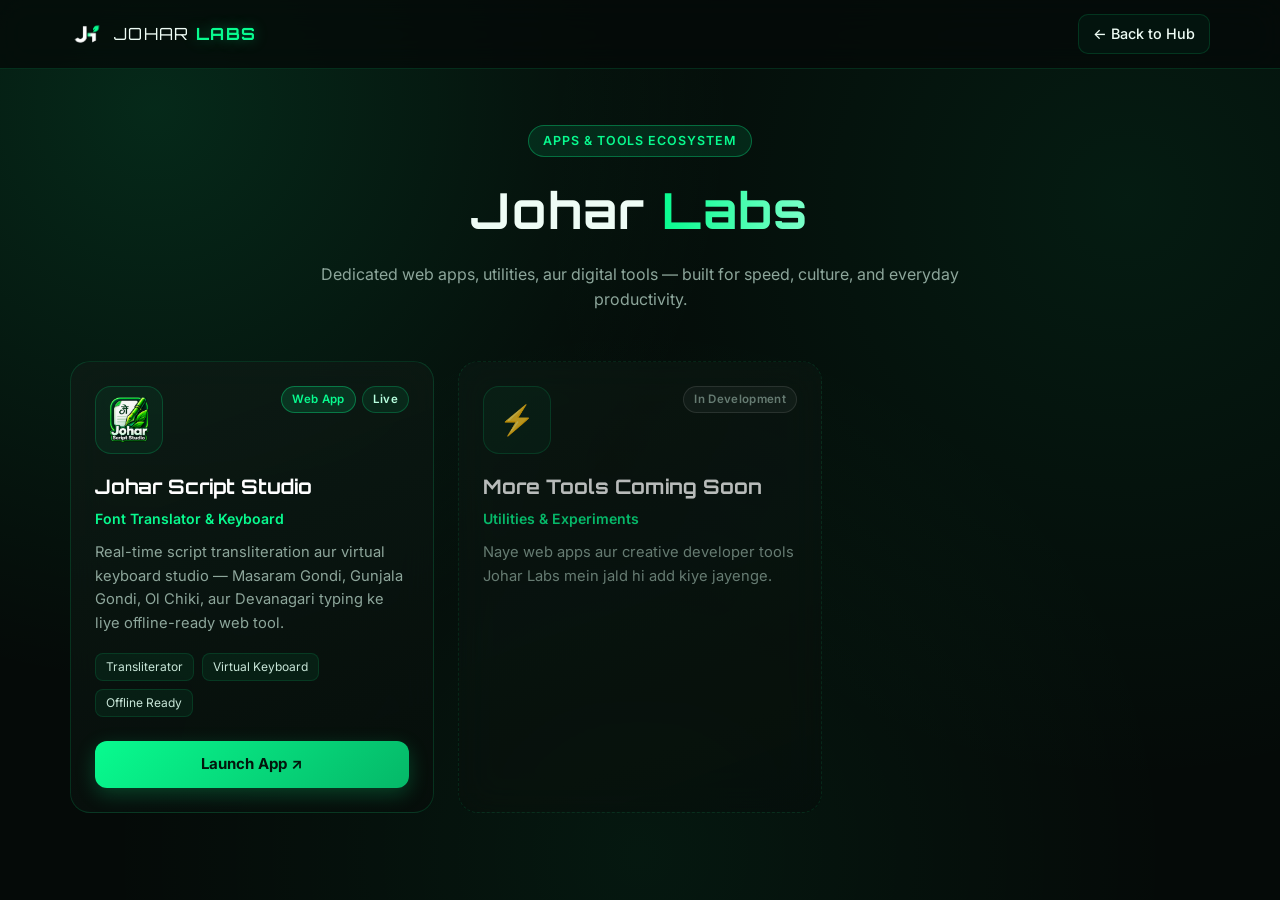
<file: labs.html>
<!DOCTYPE html>
<html lang="en">
<head>
  <meta charset="UTF-8" />
  <meta name="viewport" content="width=device-width, initial-scale=1.0" />
  <title>Johar Labs — Apps &amp; Tools | Johar Hub</title>
  <link rel="icon" type="image/png" href="assets/icons/favicon.png" />

  <!-- Fonts -->
  <link rel="preconnect" href="https://fonts.googleapis.com" />
  <link rel="preconnect" href="https://fonts.gstatic.com" crossorigin />
  <link href="https://fonts.googleapis.com/css2?family=Inter:wght@400;500;600;700&family=Orbitron:wght@600;700;800&display=swap" rel="stylesheet" />

  <!-- Existing Global Styles + Labs Specific Styles -->
  <link rel="stylesheet" href="css/style.css" />
  <link rel="stylesheet" href="css/labs.css" />
</head>
<body class="labs-body">

  <!-- Top Navigation (Apne index.html ke header/hamburger se replace kar sakte hain) -->
  <header class="labs-header">
    <div class="labs-header-inner">
      <a href="index.html" class="labs-brand">
        <img src="assets/logos/JH-Logo-V2-White.png" alt="Johar Hub Logo" class="labs-brand-logo" />
        <span>JOHAR <strong>LABS</strong></span>
      </a>
      <a href="index.html" class="labs-back-btn">← Back to Hub</a>
    </div>
  </header>

  <main class="labs-main">
    <!-- Hero Section -->
    <section class="labs-hero">
      <span class="labs-pill">Apps &amp; Tools Ecosystem</span>
      <h1 class="labs-title">Johar <span>Labs</span></h1>
      <p class="labs-subtitle">
        Dedicated web apps, utilities, aur digital tools — built for speed, culture, and everyday productivity.
      </p>
    </section>

    <!-- Apps & Tools Grid -->
    <section class="labs-grid" aria-label="Johar Labs Applications">

      <!-- App Card: Johar Script Studio -->
      <article class="app-card">
        <div class="app-card-top">
          <div class="app-logo-wrap">
            <img
              src="assets/logos/JSS-Logo.png"
              alt="Johar Script Studio Logo"
              class="app-logo"
              loading="lazy"
            />
          </div>

          <div class="app-badges">
            <span class="badge badge-platform">Web App</span>
            <span class="badge badge-status">Live</span>
          </div>
        </div>

        <div class="app-info">
          <h2 class="app-name">Johar Script Studio</h2>
          <p class="app-type">Font Translator &amp; Keyboard</p>
          <p class="app-desc">
            Real-time script transliteration aur virtual keyboard studio — Masaram Gondi, Gunjala Gondi, Ol Chiki, aur Devanagari typing ke liye offline-ready web tool.
          </p>
        </div>

        <div class="app-tags">
          <span>Transliterator</span>
          <span>Virtual Keyboard</span>
          <span>Offline Ready</span>
        </div>

        <div class="app-actions">
          <!-- Yahan apna live Johar Script Studio URL daalein -->
          <a
            href="https://your-jss-url.com"
            target="_blank"
            rel="noopener noreferrer"
            class="btn-launch"
          >
            Launch App ↗
          </a>
        </div>
      </article>

      <!-- Future App Placeholder -->
      <article class="app-card app-card-soon">
        <div class="app-card-top">
          <div class="app-logo-wrap soon-icon">⚡</div>
          <div class="app-badges">
            <span class="badge badge-soon">In Development</span>
          </div>
        </div>
        <div class="app-info">
          <h2 class="app-name">More Tools Coming Soon</h2>
          <p class="app-type">Utilities &amp; Experiments</p>
          <p class="app-desc">
            Naye web apps aur creative developer tools Johar Labs mein jald hi add kiye jayenge.
          </p>
        </div>
      </article>

    </section>
  </main>

  <!-- Existing UI/Scripts agar global header/menu js/ui.js se load hota ho -->
  <script src="js/ui.js"></script>
</body>
</html>
</file>
<file: css/style.css>
/* =========================================
   VARIABLES & BASE
========================================= */
:root {
    --green: #08fb8f;
    --green-deep: #05b868;
    --black: #030505;
    --dark: #080b0b;
    --glass: rgba(255, 255, 255, 0.02);
    --glass-border: rgba(255, 255, 255, 0.08);
    --green-border: rgba(8, 251, 143, 0.45);
    --text: #f3f5f4;
    --muted: #8f9694;
    --font-main: 'Inter', sans-serif;
    --font-mono: 'Space Mono', monospace;
}

* {
    margin: 0;
    padding: 0;
    box-sizing: border-box;
}

html {
    scroll-behavior: smooth;
    scroll-padding-top: 84px;
}

body {
    background: var(--black);
    color: var(--text);
    font-family: var(--font-main);
    overflow-x: hidden;
    line-height: 1.5;
}

a {
    text-decoration: none;
    color: inherit;
}

.bg-glow {
    position: fixed;
    pointer-events: none;
    z-index: -1;
    filter: blur(150px);
    opacity: 0.25;
    border-radius: 50%;
}
.glow-top { width: 400px; height: 400px; background: var(--green); top: -100px; left: -100px; }
.glow-bottom { width: 400px; height: 400px; background: var(--green); right: -100px; bottom: -100px; }

.btn {
    display: inline-flex;
    align-items: center;
    justify-content: center;
    gap: 8px;
    padding: 12px 24px;
    border-radius: 30px;
    font-size: 0.9rem;
    font-weight: 600;
    cursor: pointer;
    transition: 0.3s ease;
}

.btn-primary {
    background: var(--green);
    color: var(--black);
    border: 1px solid var(--green);
}
.btn-primary:hover {
    box-shadow: 0 0 18px rgba(8, 251, 143, 0.4);
    transform: translateY(-1px);
}

.btn-outline {
    background: transparent;
    color: var(--text);
    border: 1px solid var(--glass-border);
}
.btn-outline:hover {
    border-color: var(--green);
    color: var(--green);
}

/* =========================================
   HEADER (Fixed & Blurred)
========================================= */
.header {
    display: flex;
    justify-content: space-between;
    align-items: center;
    padding: 15px 40px;
    position: fixed;
    top: 0;
    left: 0;
    width: 100%;
    height: 70px;
    z-index: 1000;
    background: rgba(3, 5, 5, 0.85);
    backdrop-filter: blur(15px);
    -webkit-backdrop-filter: blur(15px);
    border-bottom: 1px solid rgba(255, 255, 255, 0.05);
}

.header-brand {
    display: flex;
    align-items: center;
    gap: 12px;
}
.mini-logo {
    width: 40px;
    height: 40px;
    border: none;
    border-radius: 8px;
    display: flex;
    align-items: center;
    justify-content: center;
    object-fit: contain;
}
.header-brand span { font-size: 1.2rem; letter-spacing: 1px; }
.header-brand b { color: var(--green); }

.header-nav {
    display: flex;
    align-items: center;
    gap: 26px;
}
.header-nav a {
    font-size: 0.9rem;
    color: var(--muted);
    transition: 0.3s;
}
.header-nav a.active,
.header-nav a:hover {
    color: var(--green);
}
.header-nav a.active::after {
    content: '';
    display: block;
    width: 4px;
    height: 4px;
    background: var(--green);
    border-radius: 50%;
    margin: 4px auto 0;
}

.header-actions {
    display: flex;
    align-items: center;
    gap: 20px;
}
.icon-btn {
    font-size: 1.2rem;
    cursor: pointer;
    transition: 0.3s;
}
.icon-btn:hover { color: var(--green); }

.cart-wrapper { position: relative; }
.cart-badge {
    position: absolute;
    top: -8px;
    right: -8px;
    background: var(--green);
    color: var(--black);
    font-size: 0.6rem;
    font-weight: bold;
    width: 16px;
    height: 16px;
    display: flex;
    align-items: center;
    justify-content: center;
    border-radius: 50%;
}

.mobile-menu-btn {
    display: none;
    font-size: 1.75rem;
    cursor: pointer;
    color: #ffffff;
    transition: 0.3s ease;
}

.script-studio-bubble {
    background: rgba(8, 251, 143, 0.1) !important;
    color: var(--green) !important;
    border: 1px solid rgba(8, 251, 143, 0.3);
    padding: 6px 14px !important;
    border-radius: 50px;
    font-size: 0.8rem !important;
    font-weight: 600;
    display: inline-flex;
    align-items: center;
    gap: 6px;
    transition: 0.3s ease;
    margin-left: 5px;
}
.script-studio-bubble:hover {
    background: rgba(8, 251, 143, 0.2) !important;
    border-color: var(--green);
    transform: translateY(-2px);
    box-shadow: 0 4px 12px rgba(8, 251, 143, 0.15);
}

/* =========================================
   HERO SECTION (Natural Fluid Flow)
========================================= */
.hero-section {
    position: relative;
    width: 100%;
    aspect-ratio: 16 / 9;
    margin-top: 70px;
    display: flex;
    align-items: center;
    justify-content: center;
    overflow: hidden;
    background: var(--black);
}

.hero-bg-wrapper {
    position: absolute;
    top: 0;
    left: 0;
    width: 100%;
    aspect-ratio: 16 / 9;
    height: auto;
    z-index: 1;
    overflow: hidden;
}

.hero-bg-wrapper img {
    width: 100%;
    height: 100%;
    object-fit: cover;
    object-position: center;
    display: block;
}

.hero-bg-wrapper img.hero-bg-slide {
    position: absolute;
    inset: 0;
    opacity: 0;
    transform: scale(1.03);
    transition: opacity 0.9s ease-in-out, transform 1.2s ease-out;
    pointer-events: none;
}

.hero-bg-wrapper img.hero-bg-slide.active {
    opacity: 1;
    transform: scale(1);
}

.bg-overlay {
    position: absolute;
    inset: 0;
    background:
        linear-gradient(to bottom, transparent 58%, var(--black) 100%),
        linear-gradient(
            to right,
            rgba(3, 5, 5, 0.92) 0%,
            rgba(3, 5, 5, 0.25) 52%,
            rgba(3, 5, 5, 0.78) 100%
        );
    z-index: 2;
}

.hero-content-wrapper {
    position: relative;
    z-index: 3;
    display: flex;
    align-items: center;
    gap: clamp(18px, 3vw, 44px);
    width: 100%;
    max-width: 1440px;
    margin: 0 auto;
    padding: clamp(32px, 5vw, 72px) clamp(20px, 5vw, 60px) clamp(52px, 6vw, 84px);
}

/* Left Sidebar (01 / 02 / 03) */
.hero-sidebar {
    width: clamp(28px, 3vw, 48px);
    display: flex;
    flex-direction: column;
    align-items: center;
    justify-content: center;
    gap: clamp(12px, 2vh, 20px);
    font-family: var(--font-mono);
    font-size: clamp(0.7rem, 0.9vw, 0.85rem);
    color: var(--muted);
    flex-shrink: 0;
}
.hero-sidebar .active { color: var(--green); }
.hero-sidebar .line {
    width: 1px;
    height: clamp(44px, 9vh, 90px);
    background: var(--glass-border);
}

/* Hero Main Flow */
.hero-main {
    flex: 1;
    min-width: 0;
    display: flex;
    flex-direction: column;
    justify-content: center;
    gap: clamp(24px, 4vh, 40px);
}

.hero-top {
    display: flex;
    justify-content: space-between;
    align-items: center;
    gap: clamp(24px, 4vw, 60px);
    width: 100%;
}

/* Text Slider */
.hero-text-slider {
    flex: 1;
    max-width: 660px;
    display: grid;
    grid-template-columns: 1fr;
    grid-template-rows: 1fr;
    z-index: 2;
}

.hero-text.slide {
    grid-area: 1 / 1 / 2 / 2;
    opacity: 0;
    visibility: hidden;
    transform: translateY(20px);
    transition: opacity 0.7s cubic-bezier(0.4, 0, 0.2, 1),
                transform 0.7s cubic-bezier(0.4, 0, 0.2, 1),
                visibility 0.7s;
    pointer-events: none;
}

.hero-text.slide.active {
    opacity: 1;
    visibility: visible;
    transform: translateY(0);
    pointer-events: auto;
}

.hero-text .eyebrow {
    font-family: var(--font-mono);
    color: var(--green);
    letter-spacing: clamp(2px, 0.3vw, 4px);
    font-size: clamp(0.7rem, 0.9vw, 0.85rem);
    margin-bottom: clamp(10px, 1.6vh, 16px);
    text-transform: uppercase;
}

.hero-title {
    font-size: clamp(2.4rem, 5.4vw, 5.2rem);
    font-weight: 800;
    line-height: 1.05;
    letter-spacing: clamp(-1px, -0.12vw, -2px);
    margin-bottom: clamp(10px, 1.6vh, 16px);
}
.hero-title b { color: var(--green); }

.hero-subtitle {
    font-size: clamp(1rem, 1.55vw, 1.38rem);
    font-weight: 500;
    line-height: 1.4;
    margin-bottom: clamp(10px, 1.5vh, 16px);
}

.hero-desc {
    color: var(--muted);
    font-size: clamp(0.88rem, 1.05vw, 1rem);
    line-height: 1.65;
    max-width: 54ch;
    margin-bottom: clamp(22px, 3vh, 34px);
}

.hero-buttons {
    display: flex;
    flex-wrap: wrap;
    gap: clamp(12px, 1.5vw, 18px);
}

.hero-buttons .btn {
    padding: clamp(11px, 1.2vw, 13px) clamp(20px, 2vw, 28px);
    font-size: clamp(0.85rem, 0.95vw, 0.95rem);
}

/* Right Floating Tags (Natural Flow) */
.hero-tags {
    flex: 0 0 auto;
    min-height: clamp(220px, 34vh, 340px);
    display: flex;
    flex-direction: column;
    justify-content: space-between;
    align-items: flex-end;
    text-align: right;
}

.tag-rooted {
    font-family: var(--font-mono);
    font-size: clamp(0.65rem, 0.78vw, 0.78rem);
    letter-spacing: 2px;
    color: var(--muted);
    white-space: nowrap;
}
.tag-rooted .highlight {
    color: var(--green);
    margin-top: 5px;
}

.tag-signature {
    font-family: 'Caveat', cursive;
    font-size: clamp(1.7rem, 2.8vw, 2.6rem);
    color: rgba(255, 255, 255, 0.85);
    transform: rotate(-8deg);
    line-height: 1.1;
    white-space: nowrap;
}

/* Hero Bottom & Dots */
.hero-bottom {
    position: absolute;
    bottom: clamp(16px, 2.5vh, 28px);
    left: 0;
    right: 0;
    width: 100%;
    display: flex;
    justify-content: center;
    align-items: center;
    z-index: 5;
}

.hero-dots {
    display: flex;
    justify-content: center;
    gap: 10px;
}
.hero-dots span {
    width: 8px;
    height: 8px;
    border-radius: 50%;
    background: rgba(255, 255, 255, 0.25);
    cursor: pointer;
    transition: 0.3s ease;
}
.hero-dots span.active {
    background: var(--green);
    width: 24px;
    border-radius: 4px;
}

/* Optional Hero Stats / Glass Panel (for other pages if referenced) */
.hero-stats { display: flex; gap: 40px; padding-top: 20px; }
.stat-box { display: flex; flex-direction: column; align-items: flex-start; gap: 5px; }
.stat-box h2 { font-size: clamp(1.5rem, 3vw, 2rem); font-weight: 500; }
.stat-box p { font-family: var(--font-mono); font-size: 0.7rem; color: var(--muted); letter-spacing: 2px; }
.flex-stat { flex-direction: row; align-items: center; gap: 15px; }
.flex-stat i { font-size: 2.2rem; color: var(--green); }

.hero-glass-panel {
    display: grid;
    grid-template-columns: repeat(3, 1fr);
    background: var(--glass);
    border: 1px solid var(--glass-border);
    border-radius: 20px;
    backdrop-filter: blur(20px);
    -webkit-backdrop-filter: blur(20px);
    width: 65%;
}
.venture-col { padding: 30px 20px; display: flex; flex-direction: column; align-items: center; text-align: center; }
.center-col { border-left: 1px solid var(--glass-border); border-right: 1px solid var(--glass-border); background: rgba(0, 0, 0, 0.2); }
.v-icon { width: 55px; height: 55px; border-radius: 16px; display: flex; align-items: center; justify-content: center; font-family: var(--font-mono); font-size: 1.2rem; font-weight: bold; margin-bottom: 20px; }

/* =========================================
   PRODUCTS SECTION
========================================= */
.products-section {
    padding: 60px 40px;
    max-width: 1400px;
    margin: 0 auto;
}
.section-header {
    display: flex;
    justify-content: space-between;
    align-items: flex-end;
    margin-bottom: 40px;
}
.section-label {
    color: var(--green);
    font-family: var(--font-mono);
    font-size: 0.8rem;
    letter-spacing: 3px;
    margin-bottom: 10px;
}
.section-header h2 { font-size: 2.5rem; font-weight: 700; }
.view-all {
    color: var(--green);
    font-size: 0.9rem;
    display: flex;
    align-items: center;
    gap: 5px;
    transition: 0.3s;
}
.view-all:hover { opacity: 0.85; transform: translateX(3px); }

.products-carousel {
    position: relative;
    overflow: hidden;
    width: 100%;
}

.products-grid {
    display: flex;
    gap: 30px;
    width: max-content;
    transition: transform 0.65s cubic-bezier(0.4, 0, 0.2, 1);
    will-change: transform;
}

.product-card {
    padding: 20px;
    position: relative;
    border-radius: 16px;
    transition: 0.35s ease;
    background:
        radial-gradient(circle at 15% 20%, rgba(8, 251, 143, 0.22), transparent 38%),
        radial-gradient(circle at 85% 35%, rgba(0, 220, 255, 0.16), transparent 40%),
        radial-gradient(circle at 50% 100%, rgba(0, 120, 255, 0.13), transparent 45%),
        rgba(255, 255, 255, 0.035);
    border: 1px solid rgba(8, 251, 143, 0.15);
    height: auto;
    max-width: 300px;
    min-width: 300px;
    aspect-ratio: 3 / 4;
    overflow: hidden;
    display: flex;
    flex-direction: column;
}

.product-card::after {
    content: "";
    position: absolute;
    inset: -30%;
    background:
        radial-gradient(circle at 20% 30%, rgba(8, 251, 143, 0.25), transparent 30%),
        radial-gradient(circle at 80% 30%, rgba(0, 200, 255, 0.18), transparent 30%),
        radial-gradient(circle at 50% 80%, rgba(0, 100, 255, 0.14), transparent 35%);
    filter: blur(35px);
    opacity: 0.45;
    pointer-events: none;
    transition: 0.5s ease;
}

.product-card > * {
    position: relative;
    z-index: 1;
}

.product-card:hover {
    border-color: rgba(8, 251, 143, 0.5);
    transform: translateY(-6px);
    box-shadow: 0 15px 40px rgba(0, 0, 0, 0.5), 0 0 25px rgba(8, 251, 143, 0.12);
}

.product-card:hover::after {
    opacity: 0.8;
    transform: scale(1.08);
}

.fav-icon {
    position: absolute;
    top: 30px;
    right: 30px;
    width: 40px;
    height: 40px;
    display: flex;
    align-items: center;
    justify-content: center;
    background: rgba(3, 5, 5, 0.75);
    backdrop-filter: blur(10px);
    -webkit-backdrop-filter: blur(10px);
    border: 1px solid rgba(255, 255, 255, 0.15);
    border-radius: 10px;
    color: #ffffff;
    font-size: 1.2rem;
    cursor: pointer;
    z-index: 10;
    transition: background 0.25s ease, border-color 0.25s ease, color 0.25s ease, transform 0.25s ease;
}
.fav-icon:hover {
    background: rgba(8, 251, 143, 0.12);
    border-color: var(--green);
    color: var(--green);
    transform: scale(1.08);
}
.fav-icon:active { transform: scale(0.92); }
.fav-icon.active {
    background: rgba(8, 251, 143, 0.12);
    border-color: var(--green);
    color: var(--green);
}
.fav-icon.active i { color: var(--green); }

.product-img {
    height: 75%;
    background: linear-gradient(180deg, rgba(255, 255, 255, 0.05) 0%, transparent 100%);
    border-radius: 12px;
    margin-bottom: 20px;
    display: flex;
    align-items: center;
    justify-content: center;
}
.product-img img {
    width: 100%;
    height: 100%;
    display: block;
    object-fit: cover;
    object-position: center;
    border-radius: 12px;
}
.img-placeholder {
    font-family: var(--font-mono);
    color: rgba(255, 255, 255, 0.1);
    font-size: 2.5rem;
}

.product-details {
    display: flex;
    justify-content: space-between;
    align-items: center;
    flex-shrink: 0;
}
.product-details h3 {
    font-size: 1.1rem;
    font-weight: 500;
    margin-bottom: 5px;
    display: -webkit-box;
    -webkit-line-clamp: 2;
    line-clamp: 2;
    -webkit-box-orient: vertical;
    overflow: hidden;
    text-overflow: ellipsis;
}
.product-details .price {
    color: var(--green);
    font-family: var(--font-mono);
    font-weight: bold;
}

.cart-add-btn {
    background: transparent;
    border: 1px solid rgba(255, 255, 255, 0.2);
    color: var(--text);
    width: 40px;
    height: 40px;
    border-radius: 8px;
    cursor: pointer;
    transition: 0.3s;
    display: flex;
    align-items: center;
    justify-content: center;
    font-size: 1.2rem;
    flex-shrink: 0;
    margin-left: 10px;
}
.cart-add-btn:hover {
    background: var(--green);
    color: #000;
    border-color: var(--green);
}

/* =========================================
   PRODUCT DETAIL VIEW (products / detail pages)
========================================= */
.product-view-container {
    padding: 120px 40px;
    max-width: 1200px;
    margin: 0 auto;
    display: grid;
    grid-template-columns: 1fr 1fr;
    gap: 50px;
}
.product-media { display: flex; flex-direction: column; gap: 15px; }
.main-banner { width: 100%; aspect-ratio: 4 / 5; object-fit: cover; border-radius: 16px; border: 1px solid var(--glass-border); }
.gallery-grid { display: grid; grid-template-columns: repeat(4, 1fr); gap: 10px; }
.gallery-img { width: 100%; aspect-ratio: 1; object-fit: cover; border-radius: 8px; cursor: pointer; border: 1px solid transparent; transition: 0.3s; }
.gallery-img:hover { border-color: var(--green); }
.product-info h1 { font-size: 3rem; margin-bottom: 15px; }
.product-info .price { font-size: 1.8rem; color: var(--green); font-family: var(--font-mono); margin-bottom: 30px; }
.product-info p { color: var(--muted); line-height: 1.8; margin-bottom: 40px; }

/* =========================================
   JOHAR HORIZONS — ABOUT SECTION
========================================= */
.jh-about {
    position: relative;
    overflow: hidden;
    padding: 150px 20px 120px;
    background: var(--bg, #0b0d0c);
    color: #fff;
}
.jh-about-glow {
    position: absolute;
    width: 420px;
    height: 420px;
    border-radius: 50%;
    pointer-events: none;
    filter: blur(100px);
    opacity: 0.08;
    background: var(--green);
}
.glow-one { top: 50px; left: -220px; }
.glow-two { right: -220px; top: 500px; }

.jh-about .container-center {
    position: relative;
    z-index: 2;
    max-width: 1100px;
    margin: auto;
}
.jh-about-title {
    margin: 25px auto 22px;
    max-width: 850px;
    font-size: clamp(2.8rem, 6vw, 5.5rem);
    line-height: 0.98;
    letter-spacing: -0.055em;
    font-weight: 800;
}
.jh-about-title span { display: block; color: var(--green); }
.jh-about-intro {
    max-width: 720px;
    margin: 0 auto;
    color: var(--muted);
    font-size: 1.08rem;
    line-height: 1.8;
}
.jh-about-intro strong { color: #fff; font-weight: 600; }
.jh-about-divider {
    width: 70px;
    height: 2px;
    margin: 55px auto 60px;
    background: var(--green);
    box-shadow: 0 0 18px rgba(8, 251, 143, 0.35);
}

.jh-about-grid {
    display: grid;
    grid-template-columns: repeat(3, 1fr);
    gap: 20px;
    text-align: left;
}
.jh-about-card {
    position: relative;
    padding: 32px;
    min-height: 250px;
    border: 1px solid var(--glass-border);
    border-radius: 18px;
    background: rgba(255, 255, 255, 0.025);
    backdrop-filter: blur(10px);
    transition: transform 0.3s ease, border-color 0.3s ease, background 0.3s ease;
}
.jh-about-card:hover {
    transform: translateY(-7px);
    border-color: rgba(8, 251, 143, 0.35);
    background: rgba(8, 251, 143, 0.035);
}
.jh-card-icon {
    width: 48px;
    height: 48px;
    display: flex;
    align-items: center;
    justify-content: center;
    margin-bottom: 28px;
    border-radius: 12px;
    color: var(--green);
    background: rgba(8, 251, 143, 0.08);
    font-size: 1.35rem;
}
.jh-about-card h3 { margin: 0 0 12px; font-size: 1.25rem; color: #fff; }
.jh-about-card p { margin: 0; color: var(--muted); font-size: 0.92rem; line-height: 1.7; }

.jh-mission {
    margin-top: 90px;
    padding: 55px 50px;
    border-radius: 24px;
    background: linear-gradient(135deg, rgba(8, 251, 143, 0.07), rgba(255, 255, 255, 0.015));
    border: 1px solid rgba(8, 251, 143, 0.15);
    text-align: left;
}
.jh-mission-label {
    display: flex;
    align-items: center;
    gap: 9px;
    margin-bottom: 25px;
    color: var(--green);
    font-family: var(--font-mono);
    font-size: 0.72rem;
    letter-spacing: 0.12em;
}
.jh-mission h2 {
    margin: 0 0 22px;
    font-size: clamp(2rem, 4vw, 3.5rem);
    line-height: 1.05;
    letter-spacing: -0.04em;
}
.jh-mission p {
    max-width: 700px;
    margin: 0;
    color: var(--muted);
    line-height: 1.8;
    font-size: 0.98rem;
}
.jh-values {
    display: grid;
    grid-template-columns: repeat(3, 1fr);
    gap: 1px;
}

/* =========================================
   CONTACT SECTION
========================================= */
.contact-section {
    position: relative;
    padding: clamp(64px, 9vw, 110px) clamp(20px, 6vw, 80px);
    background:
        radial-gradient(circle at 85% 20%, rgba(8, 251, 143, 0.09), transparent 45%),
        #050a08;
    border-top: 1px solid rgba(8, 251, 143, 0.12);
}

.contact-container {
    max-width: 1180px;
    margin: 0 auto;
    display: grid;
    grid-template-columns: 1fr 1.1fr;
    gap: clamp(32px, 5vw, 64px);
    align-items: start;
}

.contact-eyebrow {
    display: inline-block;
    font-family: var(--font-mono);
    font-size: 0.78rem;
    font-weight: 600;
    letter-spacing: 0.22em;
    color: var(--green);
    margin-bottom: 12px;
}

.contact-title {
    font-size: clamp(1.9rem, 3.6vw, 2.8rem);
    line-height: 1.15;
    margin: 0 0 16px;
    color: #ffffff;
}
.contact-title span { color: var(--green); }

.contact-desc {
    color: #8da69b;
    font-size: 0.96rem;
    line-height: 1.65;
    margin: 0 0 28px;
    max-width: 46ch;
}

.contact-cards {
    display: flex;
    flex-direction: column;
    gap: 14px;
}

.contact-card {
    display: flex;
    align-items: center;
    gap: 14px;
    padding: 14px 18px;
    border-radius: 14px;
    background: rgba(11, 22, 18, 0.65);
    border: 1px solid rgba(8, 251, 143, 0.14);
    transition: border-color 0.25s ease, transform 0.25s ease;
}
.contact-card:hover {
    border-color: rgba(8, 251, 143, 0.48);
    transform: translateX(4px);
}

.contact-icon {
    width: 42px;
    height: 42px;
    border-radius: 10px;
    display: grid;
    place-items: center;
    background: rgba(8, 251, 143, 0.1);
    color: var(--green);
    font-size: 1.1rem;
    flex-shrink: 0;
}
.contact-card h4 { margin: 0 0 2px; font-size: 0.92rem; color: #ffffff; }
.contact-card p { margin: 0; font-size: 0.85rem; color: #8da69b; }

.contact-form {
    padding: clamp(22px, 3vw, 34px);
    border-radius: 20px;
    background: linear-gradient(160deg, rgba(14, 28, 22, 0.78), rgba(7, 14, 11, 0.88));
    border: 1px solid rgba(8, 251, 143, 0.16);
    backdrop-filter: blur(16px);
    -webkit-backdrop-filter: blur(16px);
    display: flex;
    flex-direction: column;
    gap: 18px;
}

.form-row {
    display: grid;
    grid-template-columns: 1fr 1fr;
    gap: 16px;
}

.form-group {
    display: flex;
    flex-direction: column;
    gap: 7px;
}
.form-group label {
    font-size: 0.82rem;
    font-weight: 500;
    color: #c8e6d8;
}
.form-group input,
.form-group select,
.form-group textarea {
    width: 100%;
    padding: 12px 14px;
    border-radius: 10px;
    border: 1px solid rgba(8, 251, 143, 0.18);
    background: rgba(5, 10, 8, 0.82);
    color: #eefcf5;
    font-family: inherit;
    font-size: 0.92rem;
    outline: none;
    transition: border-color 0.2s ease, box-shadow 0.2s ease;
}
.form-group input:focus,
.form-group select:focus,
.form-group textarea:focus {
    border-color: var(--green);
    box-shadow: 0 0 0 3px rgba(8, 251, 143, 0.14);
}

.form-status {
    margin: 4px 0 0;
    font-size: 0.85rem;
    min-height: 1.2em;
    text-align: center;
}
.form-status.success {
    color: var(--green);
}
.form-status.error {
    color: #ff5555;
}

.contact-submit-btn {
    padding: 13px 24px;
    border: none;
    border-radius: 999px;
    font-weight: 700;
    font-size: 0.95rem;
    cursor: pointer;
    color: #03150c;
    background: linear-gradient(135deg, var(--green), var(--green-deep));
    box-shadow: 0 8px 22px rgba(8, 251, 143, 0.22);
    transition: transform 0.2s ease, filter 0.2s ease;
}
.contact-submit-btn:hover {
    transform: translateY(-2px);
    filter: brightness(1.08);
}

/* =========================================
   PROFESSIONAL FOOTER
========================================= */
.footer-area {
    background: #020303;
    border-top: 1px solid var(--glass-border);
    padding: 80px 40px 60px;
    margin-top: 40px;
}
.footer-grid {
    max-width: 1400px;
    margin: 0 auto;
    display: grid;
    grid-template-columns: 1.5fr 1.5fr 1fr 1fr;
    gap: 40px;
}
.footer-col { display: flex; flex-direction: column; align-items: flex-start; }
.footer-logo {
    width: 50px;
    height: 50px;
    border-radius: 12px;
    display: flex;
    align-items: center;
    justify-content: center;
    color: var(--green);
    font-family: var(--font-mono);
    font-weight: bold;
    font-size: 1.2rem;
    margin-bottom: 15px;
    object-fit: contain;
}
.footer-brand-name { font-family: var(--font-mono); font-size: 1.5rem; letter-spacing: -1px; margin-bottom: 15px; }
.footer-brand-name span { color: var(--green); }
.copyright { color: var(--muted); font-size: 0.8rem; line-height: 1.6; }
.footer-heading { font-family: var(--font-mono); font-size: 0.9rem; color: #fff; margin-bottom: 20px; letter-spacing: 2px; text-transform: uppercase; }
.dev-name { color: var(--green); font-family: var(--font-mono); font-weight: bold; font-size: 1.1rem; margin-bottom: 8px; text-transform: uppercase; letter-spacing: 1px; }
.dev-desc { color: var(--muted); font-size: 0.9rem; font-style: italic; line-height: 1.6; border-left: 2px solid var(--green); padding-left: 10px; }
.dev-desc span { color: var(--green); font-family: var(--font-mono); font-weight: bold; font-size: 1.05rem; text-transform: uppercase; letter-spacing: 1px; }
.footer-link { color: var(--muted); font-size: 0.85rem; margin-bottom: 12px; transition: 0.3s; display: flex; align-items: center; gap: 8px; }
.footer-link:hover { color: var(--green); transform: translateX(5px); }

.social-icons { display: flex; gap: 15px; }
.social-icons a {
    width: 45px;
    height: 45px;
    border: 1px solid var(--glass-border);
    border-radius: 50%;
    display: flex;
    align-items: center;
    justify-content: center;
    color: var(--text);
    font-size: 1.3rem;
    transition: 0.3s;
    background: var(--glass);
}
.social-icons a:hover {
    background: var(--green);
    color: var(--black);
    border-color: var(--green);
    transform: translateY(-5px);
    box-shadow: 0 5px 15px rgba(8, 251, 143, 0.2);
}

/* =========================================
   FLOATING JSS ICON
========================================= */
.floating-jss {
    position: fixed;
    bottom: 30px;
    right: 30px;
    width: 55px;
    height: 55px;
    background: rgba(8, 251, 143, 0.1);
    border: 1px solid var(--green);
    color: var(--green);
    border-radius: 50%;
    display: flex;
    align-items: center;
    justify-content: center;
    font-size: 1.5rem;
    z-index: 9999;
    backdrop-filter: blur(10px);
    -webkit-backdrop-filter: blur(10px);
    box-shadow: 0 5px 20px rgba(8, 251, 143, 0.15);
    transition: all 0.3s ease;
}
.floating-jss:hover {
    background: var(--green);
    color: var(--black);
    transform: translateY(-5px);
    box-shadow: 0 8px 25px rgba(8, 251, 143, 0.4);
}
.jss-custom-img {
    width: 35px;
    height: 35px;
    object-fit: contain;
    transition: 0.3s ease;
}

/* =========================================
   CUSTOM POP-UP SYSTEM
========================================= */
.custom-popup-overlay {
    position: fixed;
    inset: 0;
    width: 100%;
    height: 100%;
    background: rgba(0, 0, 0, 0.8);
    backdrop-filter: blur(8px);
    -webkit-backdrop-filter: blur(8px);
    z-index: 10000;
    display: flex;
    align-items: center;
    justify-content: center;
    opacity: 0;
    visibility: hidden;
    transition: 0.3s ease;
}
.custom-popup-overlay.active {
    opacity: 1;
    visibility: visible;
}
.custom-popup-box {
    background: #070c0a;
    border: 1px solid var(--green-border);
    border-radius: 20px;
    padding: 40px 30px;
    max-width: 380px;
    width: 90%;
    text-align: center;
    transform: translateY(30px) scale(0.95);
    transition: 0.4s cubic-bezier(0.175, 0.885, 0.32, 1.275);
    box-shadow: 0 20px 50px rgba(0, 0, 0, 0.6), inset 0 0 20px rgba(8, 251, 143, 0.05);
    position: relative;
}
.custom-popup-overlay.active .custom-popup-box {
    transform: translateY(0) scale(1);
}
.custom-popup-img {
    width: 140px;
    height: 140px;
    object-fit: contain;
    margin: 0 auto 20px;
    filter: drop-shadow(0 10px 15px rgba(8, 251, 143, 0.2));
}
.custom-popup-title { color: var(--text); font-size: 1.5rem; margin-bottom: 12px; letter-spacing: -0.5px; }
.custom-popup-msg { color: var(--muted); font-size: 0.95rem; margin-bottom: 30px; line-height: 1.6; }
.custom-popup-btn {
    display: flex;
    align-items: center;
    justify-content: center;
    gap: 8px;
    background: var(--green);
    color: #031009;
    padding: 14px 30px;
    border-radius: 12px;
    font-weight: 700;
    transition: 0.3s;
    width: 100%;
}
.custom-popup-btn:hover {
    box-shadow: 0 8px 25px rgba(8, 251, 143, 0.3);
    transform: translateY(-2px);
}
.custom-popup-close {
    position: absolute;
    top: 15px;
    right: 15px;
    color: var(--muted);
    font-size: 1.5rem;
    cursor: pointer;
    transition: 0.3s;
    width: 35px;
    height: 35px;
    display: flex;
    align-items: center;
    justify-content: center;
    border-radius: 50%;
    background: rgba(255, 255, 255, 0.05);
}
.custom-popup-close:hover {
    color: #ff5555;
    background: rgba(255, 85, 85, 0.1);
}

/* =========================================
   RESPONSIVE BREAKPOINTS (CLEAN & MERGED)
========================================= */

/* Desktop Only */
@media (min-width: 993px) {
    #mobileAuthBlock,
    #mobileLogoutBtn {
        display: none !important;
    }
}

/* Tablet & Mobile (<= 992px) */
@media (max-width: 992px) {
    .header { padding: 15px 20px; }
    .header-nav,
    .header-actions .btn,
    #loginBtn,
    #desktopUserBadge {
        display: none !important;
    }
    .mobile-menu-btn { display: block; }

    /* Mobile Drawer */
    .header-nav.mobile-active {
        display: flex !important;
        flex-direction: column;
        align-items: center;
        position: fixed;
        top: 70px;
        right: 0;
        width: min(75vw, 300px);
        height: calc(100vh - 70px);
        overflow-y: auto;
        background: #030505;
        border-left: 1px solid var(--glass-border);
        padding: 1.5rem 0;
        gap: 0;
        z-index: 999;
        box-shadow: -10px 0 30px rgba(0, 0, 0, 0.8);
    }
    .header-nav.mobile-active > a {
        width: 100%;
        padding: 0.95rem 1.5rem;
        font-size: 1rem;
        border-bottom: 1px solid rgba(255, 255, 255, 0.05);
    }
    .header-nav.mobile-active > a:hover {
        background: rgba(8, 251, 143, 0.08);
        color: var(--green);
    }
    .script-studio-bubble {
        margin: 14px 20px 6px;
        width: calc(100% - 40px) !important;
        justify-content: center;
        border-bottom: 1px solid rgba(8, 251, 143, 0.3) !important;
    }

    /* Hero Tablet Adjustment */
    .hero-section {
        aspect-ratio: 16 / 9;
        min-height: auto;
    }
    .bg-overlay {
        background: linear-gradient(
            to bottom,
            rgba(3, 5, 5, 0.88) 0%,
            rgba(3, 5, 5, 0.45) 48%,
            rgba(3, 5, 5, 0.94) 100%
        );
    }
    .hero-tags {
        min-height: clamp(170px, 24vw, 240px);
    }
    .hero-stats { display: none; }

    /* Products */
    .products-section { padding: 48px 20px; }
    .section-header h2 { font-size: 2rem; }
    .products-grid {
        overflow-x: auto;
        scroll-snap-type: x mandatory;
        gap: 16px;
        padding-bottom: 20px;
        scrollbar-width: none;
    }
    .products-grid::-webkit-scrollbar { display: none; }
    .product-card { min-width: 260px; scroll-snap-align: start; }

    /* About */
    .jh-about { padding: 120px 18px 80px; }
    .jh-about-title { font-size: clamp(2.6rem, 10vw, 4rem); }
    .jh-about-intro { font-size: 0.95rem; }
    .jh-about-grid,
    .jh-values { grid-template-columns: 1fr; }
    .jh-about-card { min-height: auto; padding: 27px; }
    .jh-mission { margin-top: 60px; padding: 35px 27px; }
    .jh-values { margin-top: 50px; }
    .jh-values > div { padding: 27px; }

    /* Contact */
    .contact-container { grid-template-columns: 1fr; }
}

/* Mobile (<= 768px) */
@media (max-width: 768px) {
    /* Hero — Exact Desktop 16:9 Layout Scaled for Mobile */
    .hero-section {
        aspect-ratio: 16 / 9;
        min-height: unset;
        align-items: center;
    }

    .hero-bg-wrapper {
        height: 100%;
    }

    .hero-bg-wrapper img {
        object-position: center;
    }

    .bg-overlay {
        background:
            linear-gradient(to bottom, transparent 70%, rgba(3, 5, 5, 0.9) 100%),
            linear-gradient(
                to right,
                rgba(3, 5, 5, 0.92) 0%,
                rgba(3, 5, 5, 0.25) 52%,
                rgba(3, 5, 5, 0.78) 100%
            );
    }

    .hero-content-wrapper {
        height: 100%;
        padding: 3vw 3.5vw 4.5vw;
        gap: clamp(8px, 2.2vw, 18px);
        align-items: center;
    }

    .hero-sidebar {
        width: clamp(16px, 3vw, 24px);
        gap: clamp(4px, 1vw, 10px);
        font-size: clamp(0.45rem, 1.3vw, 0.65rem);
        padding-top: 0;
    }

    .hero-sidebar .line {
        height: clamp(18px, 5vw, 42px);
    }

    .hero-main {
        height: 100%;
        gap: 0;
        position: relative;
    }

    .hero-top {
        flex-direction: row;
        justify-content: space-between;
        align-items: center;
        gap: clamp(8px, 2.5vw, 20px);
    }

    .hero-text-slider {
        max-width: 66%;
    }

    .hero-text .eyebrow {
        font-size: clamp(0.75rem, 1.3vw, 0.68rem);
        letter-spacing: clamp(1px, 0.3vw, 2.5px);
        margin-bottom: clamp(3px, 1vw, 10px);
    }

    .hero-title {
        font-size: clamp(1.5rem, 6vw, 3rem);
        line-height: 1.04;
        letter-spacing: -0.5px;
        margin-bottom: clamp(3px, 1vw, 10px);
    }

    .hero-subtitle {
        font-size: clamp(1rem, 2vw, 1.25rem);
        line-height: 1.3;
        margin-bottom: clamp(3px, 0.9vw, 8px);
    }

    .hero-desc {
        font-size: clamp(0.75rem, 1.5vw, 1rem);
        line-height: 1.4;
        margin-bottom: clamp(6px, 2vw, 16px);
        display: -webkit-box;
        -webkit-line-clamp: 2;
        line-clamp: 2;
        -webkit-box-orient: vertical;
        overflow: hidden;
    }

    .hero-desc br {
        display: none;
    }

    .hero-buttons {
        flex-wrap: nowrap;
        gap: clamp(6px, 1.5vw, 12px);
    }

    .hero-buttons .btn {
        padding: clamp(5px, 1.2vw, 9px) clamp(10px, 2.4vw, 18px);
        font-size: clamp(0.75rem, 1.35vw, 0.78rem);
        gap: 4px;
        white-space: nowrap;
    }

    .hero-tags {
        width: 31%;
        min-height: clamp(88px, 26vw, 195px);
        flex-direction: column;
        justify-content: space-between;
        align-items: flex-end;
        text-align: right;
        padding-top: 0;
        border-top: none;
    }

    .tag-rooted {
        font-size: clamp(0.5rem, 1.5vw, 0.75rem);
        letter-spacing: 1px;
    }

    .tag-rooted .highlight {
        margin-top: 2px;
    }

    .tag-signature {
        font-size: clamp(1rem, 3.5vw, 2rem);
        transform: rotate(-8deg);
        text-align: right;
    }

    .hero-bottom {
        position: absolute;
        bottom: clamp(6px, 1.6vw, 16px);
        left: 0;
        right: 0;
        margin-top: 0;
    }

    .hero-dots {
        gap: 6px;
    }

    .hero-dots span {
        width: clamp(4px, 0.9vw, 6px);
        height: clamp(4px, 0.9vw, 6px);
    }

    .hero-dots span.active {
        width: clamp(12px, 2.6vw, 20px);
    }

    /* Floating JSS */
    .floating-jss {
        bottom: 20px;
        right: 20px;
        width: 48px;
        height: 48px;
    }

    /* Product Detail View */
    .product-view-container {
        grid-template-columns: 1fr;
        padding: 100px 15px 40px;
    }

    /* Mobile Product Cards (~1.5 cards visible, balanced size) */
    .products-section {
        padding: 40px 16px;
    }

    .products-grid {
        gap: 14px;
    }

    .product-card {
        flex: 0 0 clamp(210px, 62vw, 240px);
        width: clamp(210px, 62vw, 240px);
        min-width: unset;
        max-width: unset;
        padding: 15px;
        border-radius: 15px;
    }

    .product-img {
        margin-bottom: 14px;
        border-radius: 11px;
    }

    .product-img img {
        border-radius: 11px;
    }

    .fav-icon {
        top: 22px;
        right: 22px;
        width: 35px;
        height: 35px;
        font-size: 1.05rem;
        border-radius: 9px;
    }

    .product-details h3 {
        font-size: 1rem;
        line-height: 1.3;
        margin-bottom: 4px;
    }

    .product-details .price {
        font-size: 0.92rem;
    }

    .cart-add-btn {
        width: 36px;
        height: 36px;
        font-size: 1.1rem;
        margin-left: 8px;
        border-radius: 8px;
    }

    /* Footer */
    .footer-area {
        padding: 55px 20px 40px;
        margin-top: 30px;
        width: 100%;
        overflow: hidden;
    }
    .footer-grid { grid-template-columns: 1fr; gap: 36px; }
    .footer-col { width: 100%; min-width: 0; }
    .footer-logo { width: 45px; height: 45px; }
    .footer-brand-name { font-size: 1.35rem; }
    .copyright { font-size: 0.75rem; }
    .footer-heading { font-size: 0.8rem; margin-bottom: 15px; }
    .dev-name { font-size: 0.95rem; overflow-wrap: anywhere; }
    .dev-desc,
    .footer-link { font-size: 0.82rem; overflow-wrap: anywhere; }
    .social-icons { flex-wrap: wrap; gap: 10px; }
    .social-icons a { width: 42px; height: 42px; font-size: 1.15rem; }
}

/* Small Mobile (<= 520px) */
@media (max-width: 520px) {
    .form-row { grid-template-columns: 1fr; }
    .hero-buttons .btn { width: auto; padding: 10px 18px; font-size: 0.84rem; }
}
</file>
<file: css/labs.css>
:root {
  --labs-bg: #050a08;
  --labs-surface: rgba(11, 22, 18, 0.68);
  --labs-border: rgba(8, 251, 143, 0.14);
  --labs-border-hover: rgba(8, 251, 143, 0.5);
  --labs-accent: #08fb8f;
  --labs-accent-deep: #05b868;
  --labs-text: #eefcf5;
  --labs-muted: #8da69b;
}

.labs-body {
  margin: 0;
  min-height: 100vh;
  background:
    radial-gradient(circle at 12% 12%, rgba(8, 251, 143, 0.13), transparent 42%),
    radial-gradient(circle at 88% 22%, rgba(5, 184, 104, 0.1), transparent 44%),
    radial-gradient(circle at 50% 95%, rgba(8, 251, 143, 0.06), transparent 50%),
    var(--labs-bg);
  color: var(--labs-text);
  font-family: 'Inter', sans-serif;
}

/* Header */
.labs-header {
  position: sticky;
  top: 0;
  z-index: 50;
  backdrop-filter: blur(16px);
  -webkit-backdrop-filter: blur(16px);
  background: rgba(5, 10, 8, 0.78);
  border-bottom: 1px solid var(--labs-border);
}

.labs-header-inner {
  max-width: 1180px;
  margin: 0 auto;
  padding: 14px 20px;
  display: flex;
  align-items: center;
  justify-content: space-between;
}

.labs-brand {
  display: flex;
  align-items: center;
  gap: 10px;
  text-decoration: none;
  color: var(--labs-text);
  font-family: 'Orbitron', sans-serif;
  font-size: 1.05rem;
  letter-spacing: 0.08em;
}

.labs-brand strong {
  color: var(--labs-accent);
  text-shadow: 0 0 14px rgba(8, 251, 143, 0.35);
}

.labs-brand-logo {
  height: 34px;
  width: auto;
  object-fit: contain;
}

.labs-back-btn {
  text-decoration: none;
  color: var(--labs-text);
  font-size: 0.9rem;
  font-weight: 500;
  padding: 8px 14px;
  border-radius: 10px;
  border: 1px solid var(--labs-border);
  background: rgba(8, 251, 143, 0.04);
  transition: 0.25s ease;
}

.labs-back-btn:hover {
  border-color: var(--labs-accent);
  color: var(--labs-accent);
  box-shadow: 0 0 16px rgba(8, 251, 143, 0.16);
}

/* Hero */
.labs-main {
  max-width: 1180px;
  margin: 0 auto;
  padding: 56px 20px 80px;
}

.labs-hero {
  text-align: center;
  max-width: 680px;
  margin: 0 auto 48px;
}

.labs-pill {
  display: inline-block;
  font-size: 0.78rem;
  font-weight: 600;
  letter-spacing: 0.08em;
  text-transform: uppercase;
  color: var(--labs-accent);
  background: rgba(8, 251, 143, 0.1);
  border: 1px solid rgba(8, 251, 143, 0.32);
  padding: 6px 14px;
  border-radius: 999px;
  margin-bottom: 16px;
}

.labs-title {
  font-family: 'Orbitron', sans-serif;
  font-size: clamp(2rem, 4.5vw, 3.1rem);
  margin: 0 0 14px;
  letter-spacing: 0.04em;
}

.labs-title span {
  background: linear-gradient(90deg, var(--labs-accent), #7dffca);
  -webkit-background-clip: text;
  -webkit-text-fill-color: transparent;
}

.labs-subtitle {
  color: var(--labs-muted);
  font-size: 1rem;
  line-height: 1.6;
  margin: 0;
}

/* Grid & App Cards */
.labs-grid {
  display: grid;
  grid-template-columns: repeat(auto-fill, minmax(310px, 1fr));
  gap: 24px;
}

.app-card {
  display: flex;
  flex-direction: column;
  gap: 18px;
  padding: 24px;
  border-radius: 20px;
  background: linear-gradient(
    160deg,
    rgba(14, 28, 22, 0.78),
    rgba(7, 14, 11, 0.85)
  );
  border: 1px solid var(--labs-border);
  backdrop-filter: blur(18px);
  -webkit-backdrop-filter: blur(18px);
  transition: transform 0.28s ease, border-color 0.28s ease, box-shadow 0.28s ease;
}

.app-card:hover {
  transform: translateY(-5px);
  border-color: var(--labs-border-hover);
  box-shadow:
    0 18px 40px rgba(0, 0, 0, 0.55),
    0 0 28px rgba(8, 251, 143, 0.14);
}

.app-card-top {
  display: flex;
  align-items: flex-start;
  justify-content: space-between;
  gap: 12px;
}

.app-logo-wrap {
  width: 68px;
  height: 68px;
  border-radius: 16px;
  padding: 8px;
  background: rgba(8, 251, 143, 0.05);
  border: 1px solid rgba(8, 251, 143, 0.18);
  display: flex;
  align-items: center;
  justify-content: center;
  overflow: hidden;
}

.app-logo {
  width: 100%;
  height: 100%;
  object-fit: contain;
}

.soon-icon {
  font-size: 1.8rem;
  color: var(--labs-accent);
}

.app-badges {
  display: flex;
  flex-wrap: wrap;
  gap: 6px;
  justify-content: flex-end;
}

.badge {
  font-size: 0.72rem;
  font-weight: 600;
  padding: 4px 10px;
  border-radius: 999px;
  letter-spacing: 0.03em;
}

.badge-platform {
  color: var(--labs-accent);
  background: rgba(8, 251, 143, 0.12);
  border: 1px solid rgba(8, 251, 143, 0.35);
}

.badge-status {
  color: #b7ffdf;
  background: rgba(8, 251, 143, 0.08);
  border: 1px solid rgba(8, 251, 143, 0.22);
}

.badge-soon {
  color: var(--labs-muted);
  background: rgba(255, 255, 255, 0.05);
  border: 1px solid rgba(255, 255, 255, 0.14);
}

.app-name {
  font-family: 'Orbitron', sans-serif;
  font-size: 1.25rem;
  margin: 0 0 6px;
  color: #ffffff;
}

.app-type {
  margin: 0 0 12px;
  font-size: 0.88rem;
  font-weight: 600;
  color: var(--labs-accent);
}

.app-desc {
  margin: 0;
  font-size: 0.92rem;
  line-height: 1.6;
  color: var(--labs-muted);
}

.app-tags {
  display: flex;
  flex-wrap: wrap;
  gap: 8px;
}

.app-tags span {
  font-size: 0.75rem;
  color: #c8e6d8;
  background: rgba(8, 251, 143, 0.06);
  border: 1px solid rgba(8, 251, 143, 0.12);
  padding: 4px 10px;
  border-radius: 8px;
}

.app-actions {
  margin-top: auto;
  padding-top: 6px;
}

.btn-launch {
  display: inline-flex;
  align-items: center;
  justify-content: center;
  width: 100%;
  box-sizing: border-box;
  padding: 12px 18px;
  border-radius: 12px;
  text-decoration: none;
  font-weight: 700;
  font-size: 0.94rem;
  color: #03150c;
  background: linear-gradient(135deg, var(--labs-accent), var(--labs-accent-deep));
  box-shadow: 0 6px 20px rgba(8, 251, 143, 0.22);
  transition: filter 0.2s ease, transform 0.2s ease, box-shadow 0.2s ease;
}

.btn-launch:hover {
  filter: brightness(1.08);
  transform: translateY(-1px);
  box-shadow: 0 10px 26px rgba(8, 251, 143, 0.35);
}

.app-card-soon {
  border-style: dashed;
  opacity: 0.72;
}
</file>
